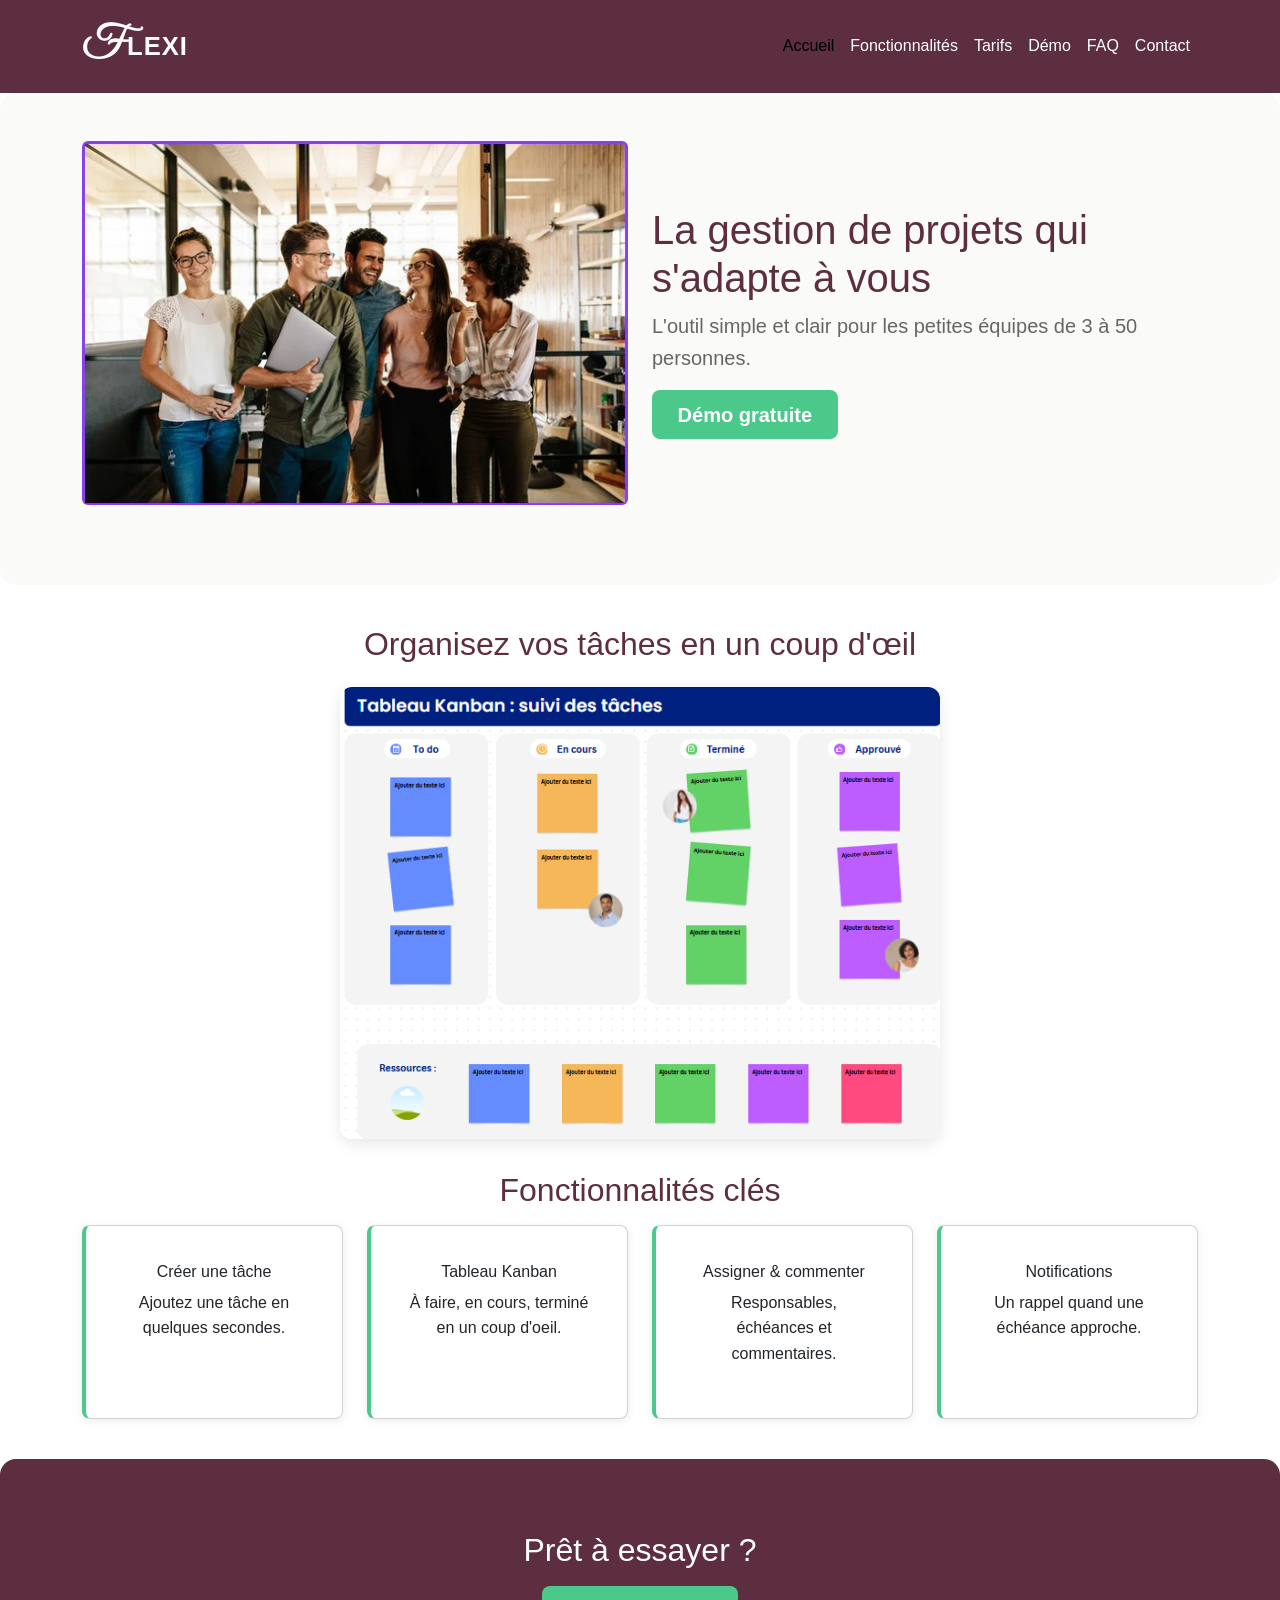
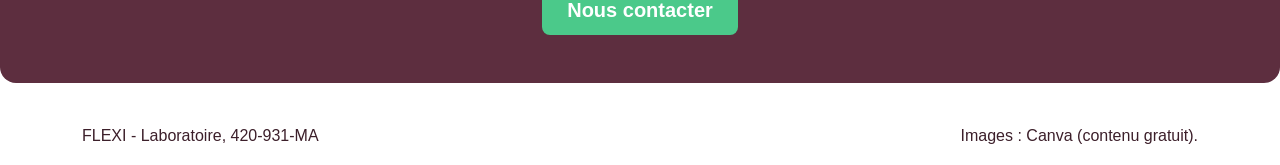
<file: index.html>
<!DOCTYPE html>
<html lang="fr">
<head>
    <meta charset="UTF-8">
    <meta name="viewport" content="width=device-width, initial-scale=1.0">
    <title>Accueil</title>
    <link rel="icon" href="data:,">
    <meta name="description" content="FLEXI : l'outil de gestion de projets simple pour les petites équipes.">

    <!-- Bootstrap -->
    <link rel="stylesheet" href="vendor/css/bootstrap.min.css">
    
    <!-- Css-->
    <link rel="stylesheet" href="css/style.css"> 

    <!---JavaScript-->
    <script src="js/theme.js"></script>
    <script src="js/script.js" defer></script>


    <!--Une Belle Police-->
     <link rel="stylesheet" href="https://fonts.googleapis.com/css2?family=Great+Vibes&display=swap">


</head>
<body>
    <header>
        <nav class="navbar navbar-expand-lg">
            <div class="container">
               <a class="navbar-brand" href="index.html"><span class="logo-initiale">F</span>LEXI</a>
                <button class="navbar-toggler" type="button" data-bs-toggle="collapse" data-bs-target="#menu"
                    aria-controls="menu" aria-expanded="false" aria-label="Ouvrir le menu">
                    <span class="navbar-toggler-icon"></span>
                </button>
                <div class="collapse navbar-collapse" id="menu">
                    <ul class="navbar-nav ms-auto">
                        <li class="nav-item"><a class="nav-link active" aria-current="page" href="index.html">Accueil</a></li>
                        <li class="nav-item"><a class="nav-link" href="fonctionnalites.html">Fonctionnalités</a></li>
                        <li class="nav-item"><a class="nav-link" href="tarifs.html">Tarifs</a></li>
                        <li class="nav-item"><a class="nav-link" href="demo.html">Démo</a></li>
                        <li class="nav-item"><a class="nav-link" href="faq.html">FAQ</a></li>
                        <li class="nav-item"><a class="nav-link" href="contact.html">Contact</a></li>
                    </ul>
                </div>
            </div>
        </nav>
    </header>

    <main>
        <!-- banniere -->
        <section class="hero">
            <div class="container">
                <div class="row align-items-center g-4">
                    <div class="col-12 col-lg-6">
                        <img src="images/accueil-banniere.jpg" alt="Équipe qui collabore au bureau avec FLEXI" class="img-fluid rounded">
                    </div>
                    <div class="col-12 col-lg-6">
                        <h1>La gestion de projets qui s'adapte à vous</h1>
                        <p class="lead">L'outil simple et clair pour les petites équipes de 3 à 50 personnes.</p>
                        <a href="contact.html" class="btn btn-accent btn-lg">Démo gratuite</a>
                    </div>
                </div>
            </div>
        </section>

        <!-- image du tableau de taches -->
        <section class="container text-center">
            <h2>Organisez vos tâches en un coup d'œil</h2>
            <img src="images/kanban.png" alt="Tableau Kanban avec des tâches en colonnes" class="img-contenu">
        </section>

        <!-- 4 fonctionnalites en cartes -->
        <section class="container">
            <h2 class="text-center">Fonctionnalités clés</h2>
            <div class="row g-4">
                <div class="col-12 col-md-6 col-lg-3">
                    <div class="card carte-tache h-100"><div class="card-body text-center">
                        <h3 class="h6">Créer une tâche</h3>
                        <p>Ajoutez une tâche en quelques secondes.</p>
                    </div></div>
                </div>
                <div class="col-12 col-md-6 col-lg-3">
                    <div class="card carte-tache h-100"><div class="card-body text-center">
                        <h3 class="h6">Tableau Kanban</h3>
                        <p>À faire, en cours, terminé en un coup d'oeil.</p>
                    </div></div>
                </div>
                <div class="col-12 col-md-6 col-lg-3">
                    <div class="card carte-tache h-100"><div class="card-body text-center">
                        <h3 class="h6">Assigner &amp; commenter</h3>
                        <p>Responsables, échéances et commentaires.</p>
                    </div></div>
                </div>
                <div class="col-12 col-md-6 col-lg-3">
                    <div class="card carte-tache h-100"><div class="card-body text-center">
                        <h3 class="h6">Notifications</h3>
                        <p>Un rappel quand une échéance approche.</p>
                    </div></div>
                </div>
            </div>
        </section>

        <!-- bandeau appel a l'action -->
        <section class="cta text-center">
            <h2>Prêt à essayer ?</h2>
            <a href="contact.html" class="btn btn-accent btn-lg">Nous contacter</a>
        </section>
    </main>

    <footer class="pied-de-page">
        <div class="container">
            <p>FLEXI - Laboratoire, 420-931-MA</p>
            <p>Images : Canva (contenu gratuit).</p>
        </div>
    </footer>

    <script src="vendor/js/bootstrap.bundle.min.js"></script>
</body>
</html>
</file>
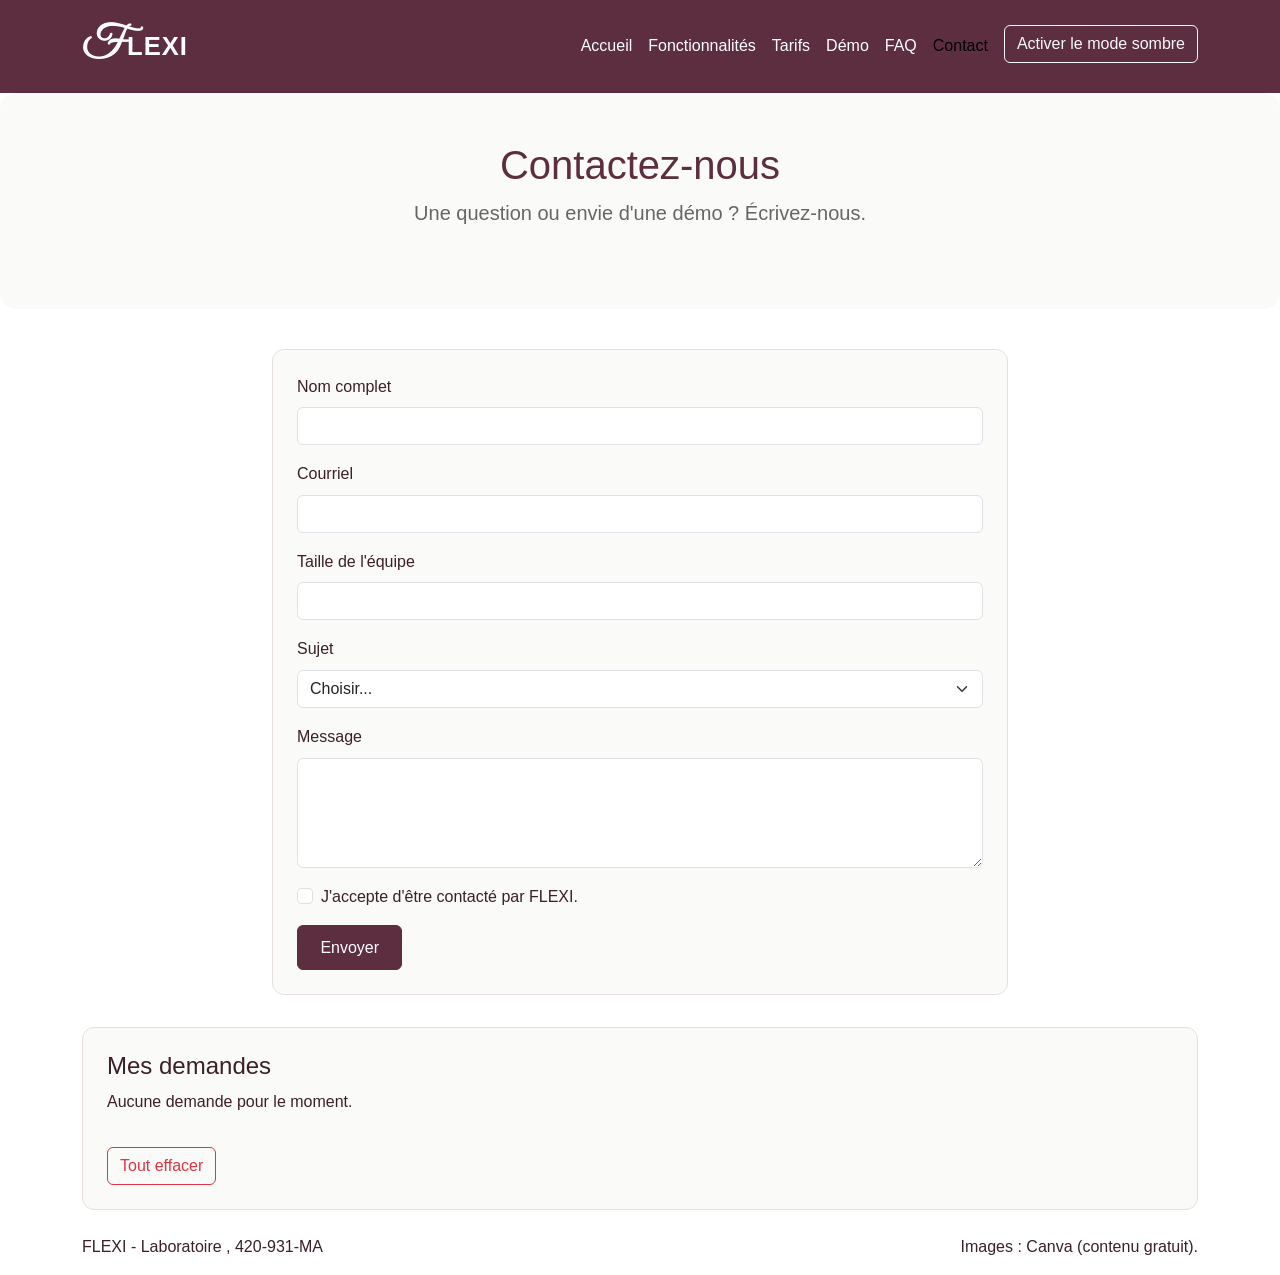
<file: contact.html>
<!DOCTYPE html>
<html lang="fr">

<head>
    <meta charset="UTF-8">
    <meta name="viewport" content="width=device-width, initial-scale=1.0">
    <title>Contact</title>
    <link rel="icon" href="data:,">
    <meta name="description" content="Contactez l'équipe FLEXI ou demandez une démo gratuite.">

    <!-- bootstrap -->
    <link rel="stylesheet" href="vendor/css/bootstrap.min.css">

    <!--Css-->
    <link rel="stylesheet" href="css/style.css">

    <!---JavaScript-->
    <script src="js/theme.js"></script>
    <script src="js/script.js" defer></script>

    <!--Une Belle Police-->
    <link rel="stylesheet" href="https://fonts.googleapis.com/css2?family=Great+Vibes&display=swap">
</head>

<body>
    <!-- en-tete et menu -->
    <header>
        <nav class="navbar navbar-expand-lg">
            <div class="container">
                <a class="navbar-brand" href="index.html"><span class="logo-initiale">F</span>LEXI</a>
                <button class="navbar-toggler" type="button" data-bs-toggle="collapse" data-bs-target="#menu"
                    aria-controls="menu" aria-expanded="false" aria-label="Ouvrir le menu">
                    <span class="navbar-toggler-icon"></span>
                </button>
                <div class="collapse navbar-collapse" id="menu">
                    <ul class="navbar-nav ms-auto">
                        <li class="nav-item"><a class="nav-link" href="index.html">Accueil</a></li>
                        <li class="nav-item"><a class="nav-link" href="fonctionnalites.html">Fonctionnalités</a></li>
                        <li class="nav-item"><a class="nav-link" href="tarifs.html">Tarifs</a></li>
                        <li class="nav-item"><a class="nav-link" href="demo.html">Démo</a></li>
                        <li class="nav-item"><a class="nav-link" href="faq.html">FAQ</a></li>
                        <li class="nav-item"><a class="nav-link active" aria-current="page" href="contact.html">Contact</a></li>
                        <li class="nav-item">
                            <button type="button" id="btn-theme" class="btn btn-outline-light ms-lg-2">Activer le mode sombre</button>
                        </li>
                    </ul>
                </div>
            </div>
        </nav>
    </header>

    <main>
        <!-- banniere -->
        <section class="hero">
            <div class="container text-center">
                <h1>Contactez-nous</h1>
                <p class="lead">Une question ou envie d'une démo ? Écrivez-nous.</p>
            </div>
        </section>

        <!-- formulaire-->
        <div class="container">
            <div class="row justify-content-center">
                <div class="col-12 col-lg-8">
                    <div class="bloc">
                        <form action="merci.html" method="get" novalidate>

                            <div class="mb-3">
                                <label for="nom" class="form-label">Nom complet</label>
                                <input type="text" class="form-control" id="nom" name="nom" required aria-describedby="erreur-nom">
                                <div class="invalid-feedback" id="erreur-nom"></div>
                            </div>

                            <div class="mb-3">
                                <label for="courriel" class="form-label">Courriel</label>
                                <input type="email" class="form-control" id="courriel" name="courriel" required aria-describedby="erreur-courriel">
                                <div class="invalid-feedback" id="erreur-courriel"></div>
                            </div>

                            <div class="mb-3">
                                <label for="equipe" class="form-label">Taille de l'équipe</label>
                                <input type="number" class="form-control" id="equipe" name="equipe" min="3" max="50" aria-describedby="erreur-equipe">
                                <div class="invalid-feedback" id="erreur-equipe"></div>
                            </div>

                            <div class="mb-3">
                                <label for="sujet" class="form-label">Sujet</label>
                                <select class="form-select" id="sujet" name="sujet" required aria-describedby="erreur-sujet">
                                    <option value="">Choisir...</option>
                                    <option>Démo gratuite</option>
                                    <option>Forfait Basic</option>
                                    <option>Forfait Pro</option>
                                    <option>Forfait Entreprise</option>
                                    <option>Autre</option>
                                </select>
                                <div class="invalid-feedback" id="erreur-sujet"></div>
                            </div>

                            <div class="mb-3">
                                <label for="message" class="form-label">Message</label>
                                <textarea class="form-control" id="message" name="message" rows="4" minlength="10" required aria-describedby="erreur-message"></textarea>
                                <div class="invalid-feedback" id="erreur-message"></div>
                            </div>

                            <div class="mb-3 form-check">
                                <input type="checkbox" class="form-check-input" id="consentement" name="consentement" required aria-describedby="erreur-consentement">
                                   
                                <label class="form-check-label" for="consentement">J'accepte d'être contacté par FLEXI.</label>
                                <div class="invalid-feedback" id="erreur-consentement"></div>
                            </div>

                            <button type="submit" class="btn btn-primary">Envoyer</button>

                        </form>
                    </div>
                </div>
            </div>
        </div>
        <section class="container my-4" aria-labellebdy="titre-demandes">
            <div class="bloc">
                <h2 class="h4" id="titre-demandes">Mes demandes</h2>
                <div id="liste-demandes"></div>
                <button type="button" id="btn-effacer" class="btn btn-outline-danger mt-3">Tout effacer</button>
            </div>
        </section>
    </main>


    <footer class="pied-de-page">
        <div class="container">
            <p>FLEXI - Laboratoire , 420-931-MA</p>
            <p>Images : Canva (contenu gratuit).</p>
        </div>
    </footer>


    <script src="vendor/js/bootstrap.bundle.min.js"></script>
</body>

</html>
</file>
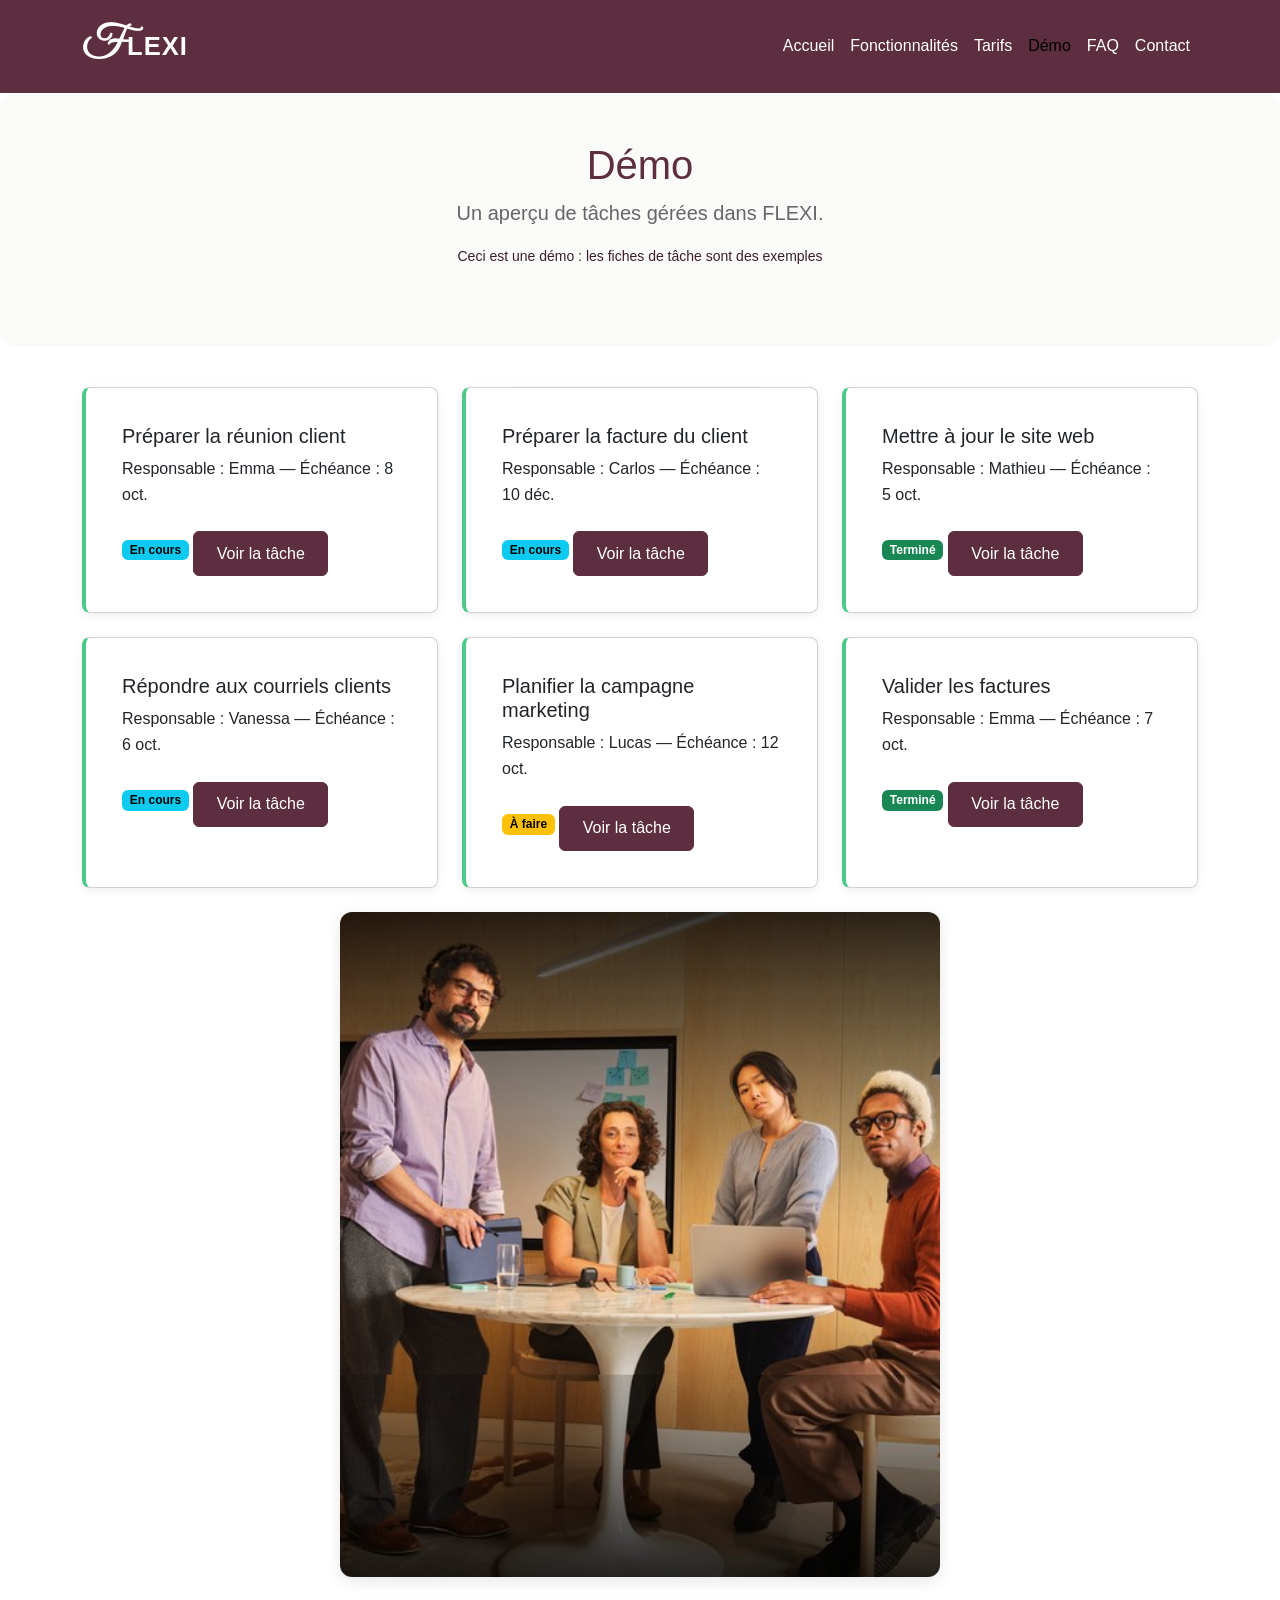
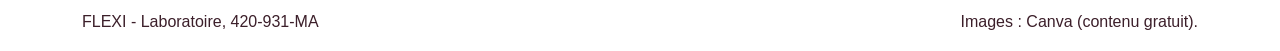
<file: demo.html>
<!DOCTYPE html>
<html lang="fr">

<head>
    <meta charset="UTF-8">
    <meta name="viewport" content="width=device-width, initial-scale=1.0">
    <title>Démo</title>
    <link rel="icon" href="data:,">
    <meta name="description" content="Voyez FLEXI en action : exemples de tâches d'équipe.">

    <!-- bootstrap-->
    <link rel="stylesheet" href="vendor/css/bootstrap.min.css">

    <!-- Css-->
    <link rel="stylesheet" href="css/style.css">

    <!---JavaScript-->
    <script src="js/theme.js"></script>
    <script src="js/script.js" defer></script>

    <!--Une Belle Police-->
    <link rel="stylesheet" href="https://fonts.googleapis.com/css2?family=Great+Vibes&display=swap">

</head>

<body>
    <!-- en-tete et menu -->
    <header>
        <nav class="navbar navbar-expand-lg">
            <div class="container">
                <a class="navbar-brand" href="index.html"><span class="logo-initiale">F</span>LEXI</a>
                <button class="navbar-toggler" type="button" data-bs-toggle="collapse" data-bs-target="#menu"
                    aria-controls="menu" aria-expanded="false" aria-label="Ouvrir le menu">
                    <span class="navbar-toggler-icon"></span>
                </button>
                <div class="collapse navbar-collapse" id="menu">
                    <ul class="navbar-nav ms-auto">
                        <li class="nav-item"><a class="nav-link" href="index.html">Accueil</a></li>
                        <li class="nav-item"><a class="nav-link" href="fonctionnalites.html">Fonctionnalités</a></li>
                        <li class="nav-item"><a class="nav-link" href="tarifs.html">Tarifs</a></li>
                        <li class="nav-item"><a class="nav-link active" aria-current="page" href="demo.html">Démo</a>
                        </li>
                        <li class="nav-item"><a class="nav-link" href="faq.html">FAQ</a></li>
                        <li class="nav-item"><a class="nav-link" href="contact.html">Contact</a></li>
                    </ul>
                </div>
            </div>
        </nav>
    </header>

    <main>
        <!-- banniere-->
        <section class="hero">
            <div class="container text-center">
                <h1>Démo</h1>
                <p class="lead">Un aperçu de tâches gérées dans FLEXI.</p>
                <p class="small">Ceci est une démo : les fiches de tâche sont des exemples</p>
            </div>
        </section>

        <!-- grille de taches 6 cartes -->
        <!-- F-01 : filtrage et déplacement des tâchesn,comportement au Laboratoire 3. -->

        <div class="container">
            <div class="row g-4">

                <div class="col-12 col-md-6 col-lg-4">
                    <div class="card carte-tache h-100">
                        <div class="card-body">
                            <h2 class="h5">Préparer la réunion client</h2>
                            <p class="card-text">Responsable : Emma — Échéance : 8 oct.</p>
                            <span class="badge text-bg-info">En cours</span>
                            <a href="tache-detail.html" class="btn btn-primary mt-2">Voir la tâche</a>
                        </div>
                    </div>
                </div>

                <div class="col-12 col-md-6 col-lg-4">
                    <div class="card carte-tache h-100">
                        <div class="card-body">
                            <h2 class="h5">Préparer la facture du client</h2>
                            <p class="card-text">Responsable : Carlos — Échéance : 10 déc.</p>
                            <span class="badge text-bg-info">En cours</span>
                            <a href="tache-detail-2.html" class="btn btn-primary mt-2">Voir la tâche</a>
                        </div>
                    </div>
                </div>

                <div class="col-12 col-md-6 col-lg-4">
                    <div class="card carte-tache h-100">
                        <div class="card-body">
                            <h2 class="h5">Mettre à jour le site web</h2>
                            <p class="card-text">Responsable : Mathieu — Échéance : 5 oct.</p>
                            <span class="badge text-bg-success">Terminé</span>
                            <a href="tache-detail.html" class="btn btn-primary mt-2">Voir la tâche</a>
                        </div>
                    </div>
                </div>

                <div class="col-12 col-md-6 col-lg-4">
                    <div class="card carte-tache h-100">
                        <div class="card-body">
                            <h2 class="h5">Répondre aux courriels clients</h2>
                            <p class="card-text">Responsable : Vanessa — Échéance : 6 oct.</p>
                            <span class="badge text-bg-info">En cours</span>
                            <a href="tache-detail.html" class="btn btn-primary mt-2">Voir la tâche</a>
                        </div>
                    </div>
                </div>

                <div class="col-12 col-md-6 col-lg-4">
                    <div class="card carte-tache h-100">
                        <div class="card-body">
                            <h2 class="h5">Planifier la campagne marketing</h2>
                            <p class="card-text">Responsable : Lucas — Échéance : 12 oct.</p>
                            <span class="badge text-bg-warning">À faire</span>
                            <a href="tache-detail.html" class="btn btn-primary mt-2">Voir la tâche</a>
                        </div>
                    </div>
                </div>

                <div class="col-12 col-md-6 col-lg-4">
                    <div class="card carte-tache h-100">
                        <div class="card-body">
                            <h2 class="h5">Valider les factures</h2>
                            <p class="card-text">Responsable : Emma — Échéance : 7 oct.</p>
                            <span class="badge text-bg-success">Terminé</span>
                            <a href="tache-detail.html" class="btn btn-primary mt-2">Voir la tâche</a>
                        </div>
                    </div>
                </div>

            </div>
            </section>

            <section class="container text-center">
                <img src="images/reunion.jpg" alt="Réunion d'équipe autour d'une table" class="img-contenu">
        </div>
    </main>


    <footer class="pied-de-page">
        <div class="container">
            <p>FLEXI - Laboratoire, 420-931-MA</p>
            <p>Images : Canva (contenu gratuit).</p>
        </div>
    </footer>

    <script src="vendor/js/bootstrap.bundle.min.js"></script>
</body>

</html>
</file>
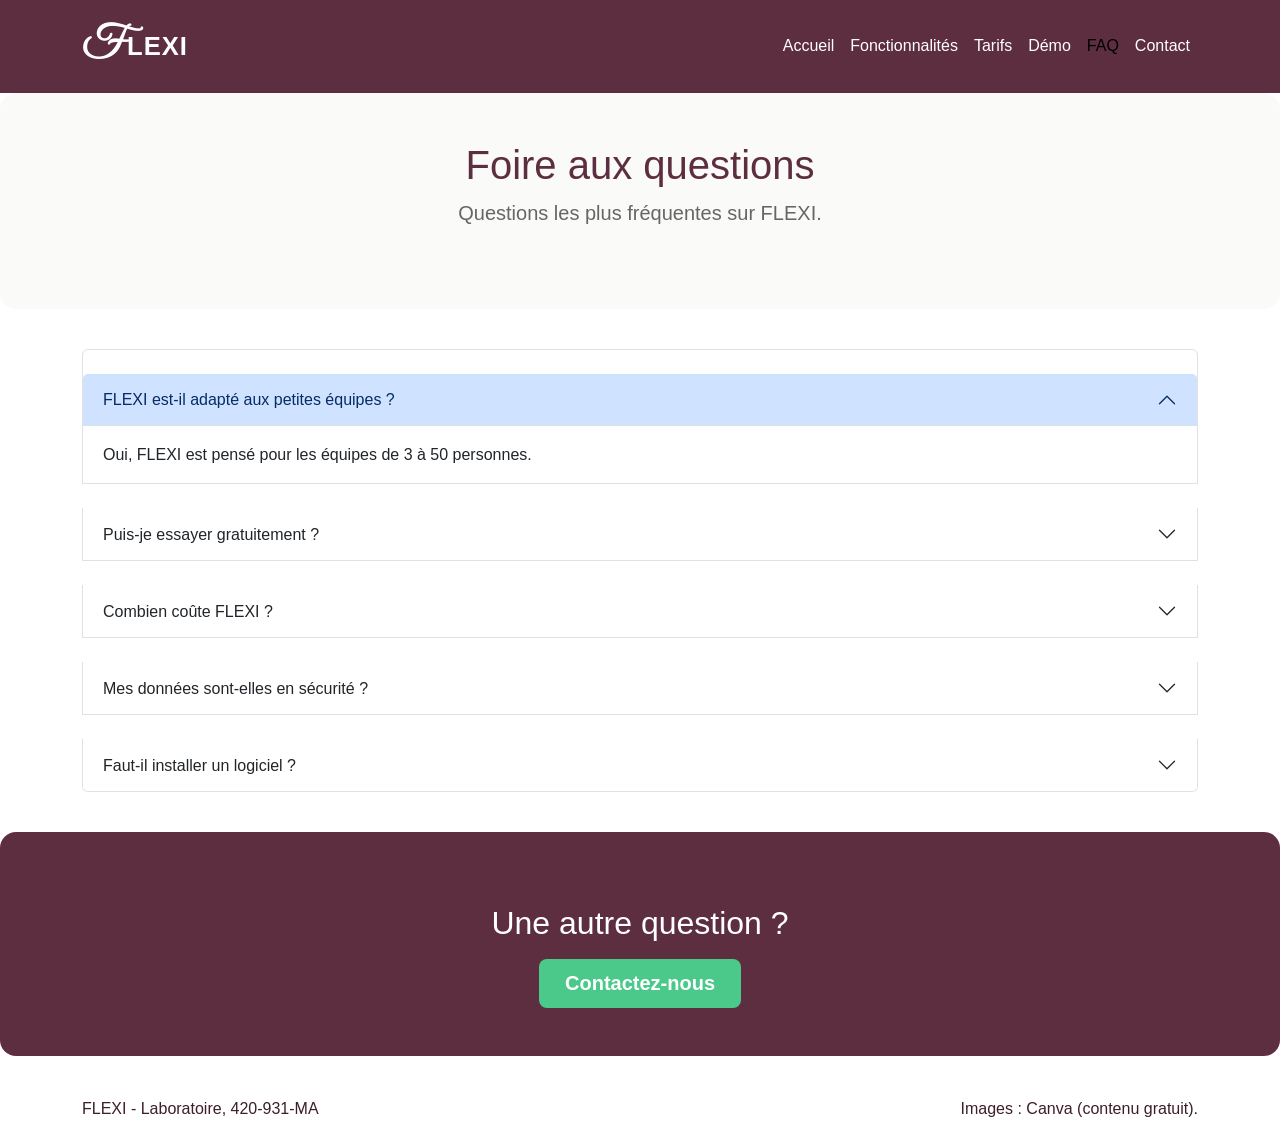
<file: faq.html>
<!DOCTYPE html>
<html lang="fr">

<head>
    <meta charset="UTF-8">
    <meta name="viewport" content="width=device-width, initial-scale=1.0">
    <title>FAQ</title>
    <link rel="icon" href="data:,">
    <meta name="description" content="Questions fréquentes sur FLEXI et ses forfaits.">

    <!-- Bootstrap -->
    <link rel="stylesheet" href="vendor/css/bootstrap.min.css">

    <!-- Css-->
    <link rel="stylesheet" href="css/style.css">

    <!---JavaScript-->
    <script src="js/theme.js"></script>
    <script src="js/script.js" defer></script>

    <!--Une Belle Police-->
    <link rel="stylesheet" href="https://fonts.googleapis.com/css2?family=Great+Vibes&display=swap">

</head>

<body>
    <!-- en-tete et menu -->
    <header>
        <nav class="navbar navbar-expand-lg">
            <div class="container">
                <a class="navbar-brand" href="index.html"><span class="logo-initiale">F</span>LEXI</a>
                <button class="navbar-toggler" type="button" data-bs-toggle="collapse" data-bs-target="#menu"
                    aria-controls="menu" aria-expanded="false" aria-label="Ouvrir le menu">
                    <span class="navbar-toggler-icon"></span>
                </button>
                <div class="collapse navbar-collapse" id="menu">
                    <ul class="navbar-nav ms-auto">
                        <li class="nav-item"><a class="nav-link" href="index.html">Accueil</a></li>
                        <li class="nav-item"><a class="nav-link" href="fonctionnalites.html">Fonctionnalités</a></li>
                        <li class="nav-item"><a class="nav-link" href="tarifs.html">Tarifs</a></li>
                        <li class="nav-item"><a class="nav-link" href="demo.html">Démo</a></li>
                        <li class="nav-item"><a class="nav-link active" aria-current="page" href="faq.html">FAQ</a></li>
                        <li class="nav-item"><a class="nav-link" href="contact.html">Contact</a></li>
                    </ul>
                </div>
            </div>
        </nav>
    </header>

    <main>
        <!-- banniere -->
        <section class="hero">
            <div class="container text-center">
                <h1>Foire aux questions</h1>
                <p class="lead">Questions les plus fréquentes sur FLEXI.</p>
            </div>
        </section>

        <!-- Faq -->
        <div class="container">
            <div class="accordion" id="faqAccordion">

                <div class="accordion-item">
                    <h2 class="accordion-header">
                        <button class="accordion-button" type="button" data-bs-toggle="collapse" data-bs-target="#q1">
                            FLEXI est-il adapté aux petites équipes ?
                        </button>
                    </h2>
                    <div id="q1" class="accordion-collapse collapse show" data-bs-parent="#faqAccordion">
                        <div class="accordion-body">Oui, FLEXI est pensé pour les équipes de 3 à 50 personnes.</div>
                    </div>
                </div>

                <div class="accordion-item">
                    <h2 class="accordion-header">
                        <button class="accordion-button collapsed" type="button" data-bs-toggle="collapse"
                            data-bs-target="#q2">
                            Puis-je essayer gratuitement ?
                        </button>
                    </h2>
                    <div id="q2" class="accordion-collapse collapse" data-bs-parent="#faqAccordion">
                        <div class="accordion-body">Oui, une démo gratuite est disponible depuis la page Contact.</div>
                    </div>
                </div>

                <div class="accordion-item">
                    <h2 class="accordion-header">
                        <button class="accordion-button collapsed" type="button" data-bs-toggle="collapse"
                            data-bs-target="#q3">
                            Combien coûte FLEXI ?
                        </button>
                    </h2>
                    <div id="q3" class="accordion-collapse collapse" data-bs-parent="#faqAccordion">
                        <div class="accordion-body">Les forfaits commencent à 29 $/mois. Voir la page Tarifs pour le
                            détail.</div>
                    </div>
                </div>

                <div class="accordion-item">
                    <h2 class="accordion-header">
                        <button class="accordion-button collapsed" type="button" data-bs-toggle="collapse"
                            data-bs-target="#q4">
                            Mes données sont-elles en sécurité ?
                        </button>
                    </h2>
                    <div id="q4" class="accordion-collapse collapse" data-bs-parent="#faqAccordion">
                        <div class="accordion-body">Le forfait Entreprise offre une sécurité et un contrôle avancés.
                        </div>
                    </div>
                </div>

                <div class="accordion-item">
                    <h2 class="accordion-header">
                        <button class="accordion-button collapsed" type="button" data-bs-toggle="collapse"
                            data-bs-target="#q5">
                            Faut-il installer un logiciel ?
                        </button>
                    </h2>
                    <div id="q5" class="accordion-collapse collapse" data-bs-parent="#faqAccordion">
                        <div class="accordion-body">Non, FLEXI fonctionne directement dans votre navigateur.</div>
                    </div>
                </div>

            </div>
        </div>


            <section class="cta text-center">
                <h2>Une autre question ?</h2>
                <a href="contact.html" class="btn btn-accent btn-lg">Contactez-nous</a>
            </section>
    </main>


    <footer class="pied-de-page">
        <div class="container">
            <p>FLEXI - Laboratoire, 420-931-MA</p>
            <p>Images : Canva (contenu gratuit).</p>
        </div>
    </footer>


    <script src="vendor/js/bootstrap.bundle.min.js"></script>
</body>

</html>
</file>
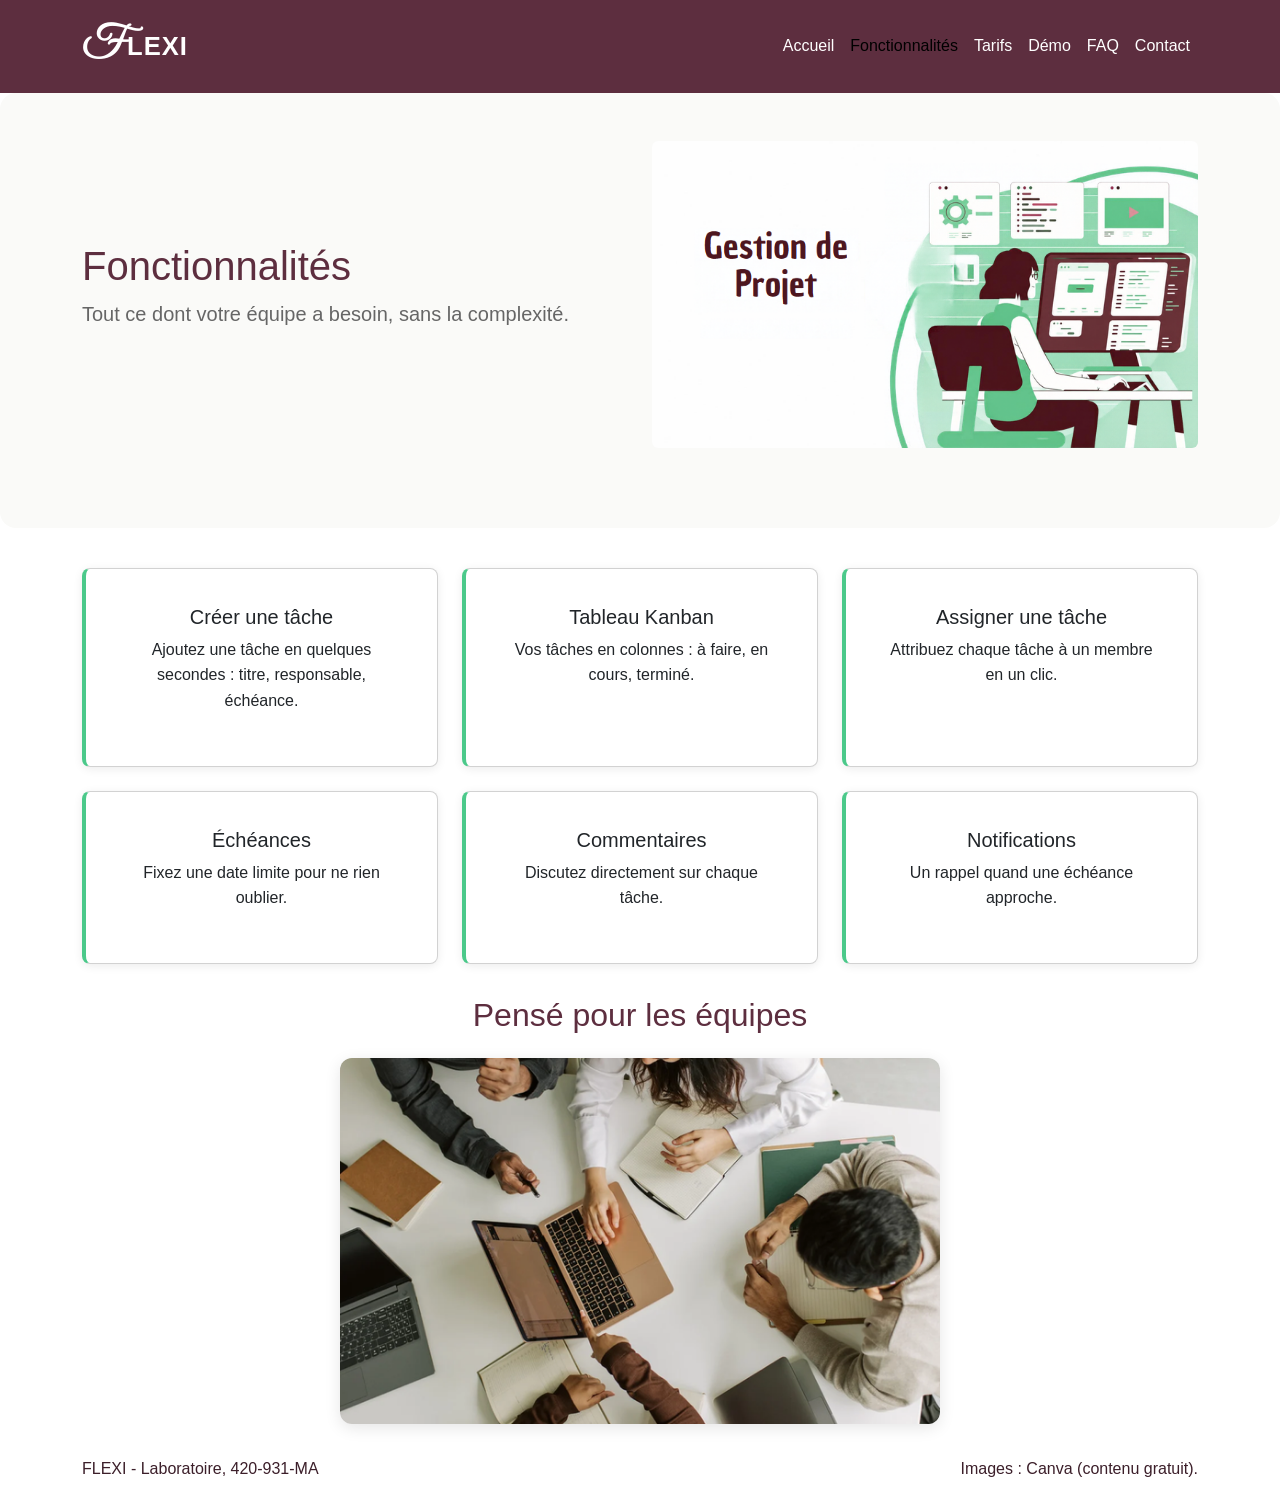
<file: fonctionnalites.html>
<!DOCTYPE html>
<html lang="fr">
<head>
    <meta charset="UTF-8">
    <meta name="viewport" content="width=device-width, initial-scale=1.0">
    <title>Fonctionnalités</title>
    <link rel="icon" href="data:,">
    <meta name="description" content="Les fonctionnalités de FLEXI : tâches, suivi d'équipe et rappels.">

    <!-- bootstrap-->
    <link rel="stylesheet" href="vendor/css/bootstrap.min.css">
    
    <!-- Css -->
    <link rel="stylesheet" href="css/style.css">

    <!---JavaScript-->
    <script src="js/theme.js"></script>
    <script src="js/script.js" defer></script>

    <!--Une Belle Police-->
     <link rel="stylesheet" href="https://fonts.googleapis.com/css2?family=Great+Vibes&display=swap">

</head>
<body>
    <!-- en-tete et menu -->
    <header>
        <nav class="navbar navbar-expand-lg">
            <div class="container">
               <a class="navbar-brand" href="index.html"><span class="logo-initiale">F</span>LEXI</a>
                <button class="navbar-toggler" type="button" data-bs-toggle="collapse" data-bs-target="#menu"
                    aria-controls="menu" aria-expanded="false" aria-label="Ouvrir le menu">
                    <span class="navbar-toggler-icon"></span>
                </button>
                <div class="collapse navbar-collapse" id="menu">
                    <ul class="navbar-nav ms-auto">
                        <li class="nav-item"><a class="nav-link" href="index.html">Accueil</a></li>
                        <li class="nav-item"><a class="nav-link active" aria-current="page" href="fonctionnalites.html">Fonctionnalités</a></li>
                        <li class="nav-item"><a class="nav-link" href="tarifs.html">Tarifs</a></li>
                        <li class="nav-item"><a class="nav-link" href="demo.html">Démo</a></li>
                        <li class="nav-item"><a class="nav-link" href="faq.html">FAQ</a></li>
                        <li class="nav-item"><a class="nav-link" href="contact.html">Contact</a></li>
                    </ul>
                </div>
            </div>
        </nav>
    </header>

    <main>
        <!-- banniere-->
        <section class="hero">
            <div class="container">
                <div class="row align-items-center g-4">
                    <div class="col-12 col-lg-6">
                        <h1>Fonctionnalités</h1>
                        <p class="lead">Tout ce dont votre équipe a besoin, sans la complexité.</p>
                    </div>
                    <div class="col-12 col-lg-6">
                        <img src="images/fonctionalites.png" alt="Illustration de la gestion de projet" class="img-fluid rounded">
                    </div>
                </div>
            </div>
        </section>

        <!-- 6 fonctionnalites en cartes -->
        <section class="container">
            <div class="row g-4">
                <div class="col-12 col-md-6 col-lg-4">
                    <div class="card carte-tache h-100"><div class="card-body text-center">
                        <h2 class="h5">Créer une tâche</h2>
                        <p>Ajoutez une tâche en quelques secondes : titre, responsable, échéance.</p>
                    </div></div>
                </div>
                <div class="col-12 col-md-6 col-lg-4">
                    <div class="card carte-tache h-100"><div class="card-body text-center">
                        <h2 class="h5">Tableau Kanban</h2>
                        <p>Vos tâches en colonnes : à faire, en cours, terminé.</p>
                    </div></div>
                </div>
                <div class="col-12 col-md-6 col-lg-4">
                    <div class="card carte-tache h-100"><div class="card-body text-center">
                        <h2 class="h5">Assigner une tâche</h2>
                        <p>Attribuez chaque tâche à un membre en un clic.</p>
                    </div></div>
                </div>
                <div class="col-12 col-md-6 col-lg-4">
                    <div class="card carte-tache h-100"><div class="card-body text-center">
                        <h2 class="h5">Échéances</h2>
                        <p>Fixez une date limite pour ne rien oublier.</p>
                    </div></div>
                </div>
                <div class="col-12 col-md-6 col-lg-4">
                    <div class="card carte-tache h-100"><div class="card-body text-center">
                        <h2 class="h5">Commentaires</h2>
                        <p>Discutez directement sur chaque tâche.</p>
                    </div></div>
                </div>
                <div class="col-12 col-md-6 col-lg-4">
                    <div class="card carte-tache h-100"><div class="card-body text-center">
                        <h2 class="h5">Notifications</h2>
                        <p>Un rappel quand une échéance approche.</p>
                    </div></div>
                </div>
            </div>
        </section>

        
        <section class="container text-center">
            <h2>Pensé pour les équipes</h2>
            <img src="images/equipe.png" alt="Collègues réunis autour d'un ordinateur" class="img-contenu">
        </section>
    </main>

  
    <footer class="pied-de-page">
        <div class="container">
            <p>FLEXI - Laboratoire, 420-931-MA</p>
            <p>Images : Canva (contenu gratuit).</p>
        </div>
    </footer>


    <script src="vendor/js/bootstrap.bundle.min.js"></script>
</body>
</html>
</file>
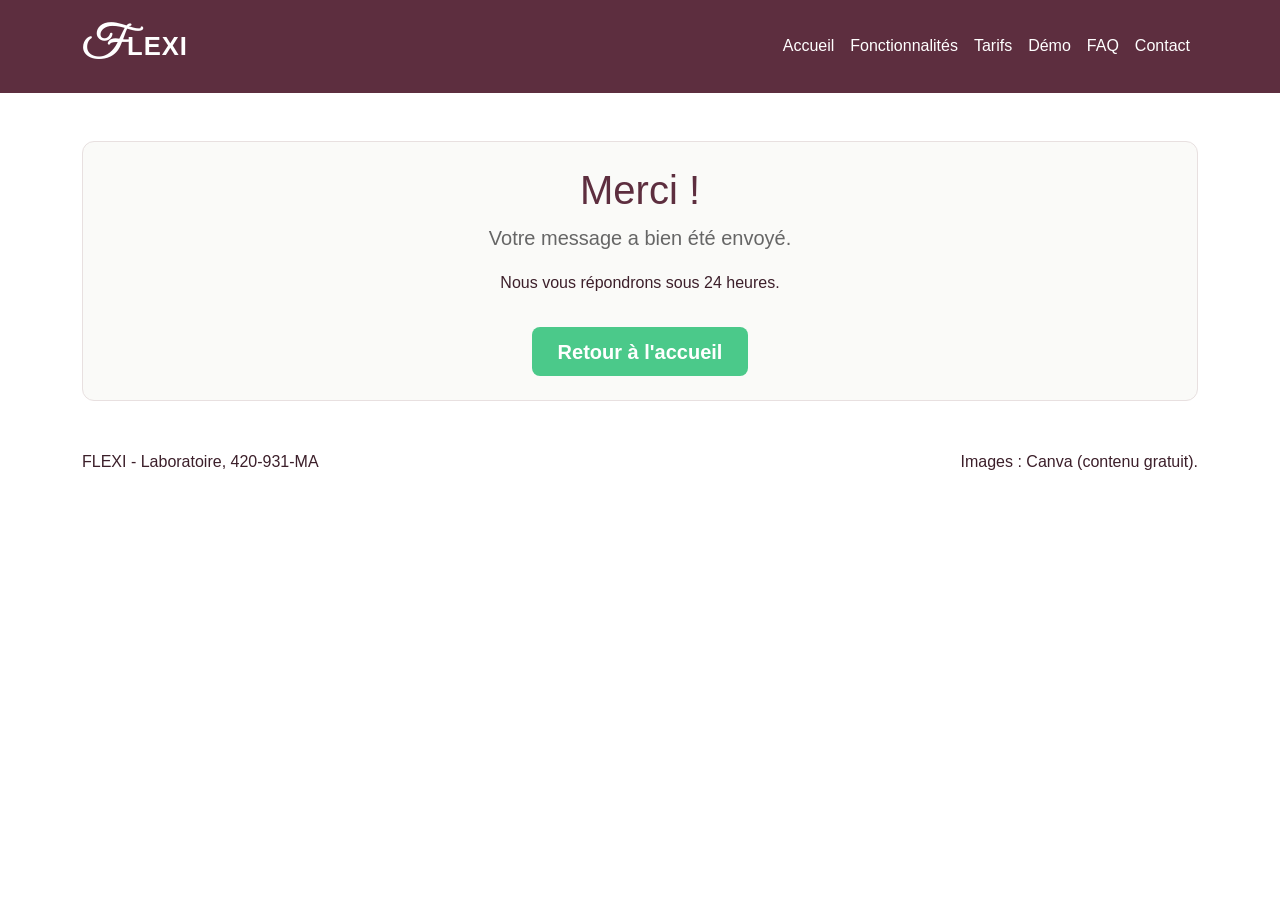
<file: merci.html>
<!DOCTYPE html>
<html lang="fr">
<head>
    <meta charset="UTF-8">
    <meta name="viewport" content="width=device-width, initial-scale=1.0">
    <title>Message envoyé</title>
    <link rel="icon" href="data:,">
    <meta name="description" content="Confirmation : votre message a bien été envoyé à l'équipe FLEXI.">

    <!-- Bootstrap -->
    <link rel="stylesheet" href="vendor/css/bootstrap.min.css">
    
    <!-- Css -->
    <link rel="stylesheet" href="css/style.css">

    <!---JavaScript-->
    <script src="js/theme.js"></script>
    <script src="js/script.js" defer></script>

    <!--Une Belle Police-->
     <link rel="stylesheet" href="https://fonts.googleapis.com/css2?family=Great+Vibes&display=swap">

</head>
<body>
    <!-- en-tete/menu -->
    <header>
        <nav class="navbar navbar-expand-lg">
            <div class="container">
                <a class="navbar-brand" href="index.html"><span class="logo-initiale">F</span>LEXI</a>
                <button class="navbar-toggler" type="button" data-bs-toggle="collapse" data-bs-target="#menu"
                    aria-controls="menu" aria-expanded="false" aria-label="Ouvrir le menu">
                    <span class="navbar-toggler-icon"></span>
                </button>
                <div class="collapse navbar-collapse" id="menu">
                    <ul class="navbar-nav ms-auto">
                        <li class="nav-item"><a class="nav-link" href="index.html">Accueil</a></li>
                        <li class="nav-item"><a class="nav-link" href="fonctionnalites.html">Fonctionnalités</a></li>
                        <li class="nav-item"><a class="nav-link" href="tarifs.html">Tarifs</a></li>
                        <li class="nav-item"><a class="nav-link" href="demo.html">Démo</a></li>
                        <li class="nav-item"><a class="nav-link" href="faq.html">FAQ</a></li>
                        <li class="nav-item"><a class="nav-link" href="contact.html">Contact</a></li>
                    </ul>
                </div>
            </div>
        </nav>
    </header>

    <main>
      
        <section class="container text-center my-5">
            <div class="bloc">
                <h1>Merci !</h1>
                <p class="lead">Votre message a bien été envoyé.</p>
                <p>Nous vous répondrons sous 24 heures.</p>
                
                <div id="recapitulatif" class="text-start mt-4" hidden>
                    <h2 class="h5">Récapitulatif de votre demande</h2>     
                    <d1 id="recap-liste"></d1>    
                </div>
                <a href="index.html" class="btn btn-accent btn-lg mt-3">Retour à l'accueil</a>
            </div>
        </section>
    </main>

    <footer class="pied-de-page">
        <div class="container">
            <p>FLEXI - Laboratoire, 420-931-MA</p>
            <p>Images : Canva (contenu gratuit).</p>
        </div>
    </footer>

   
    <script src="vendor/js/bootstrap.bundle.min.js"></script>
</body>
</html>
</file>
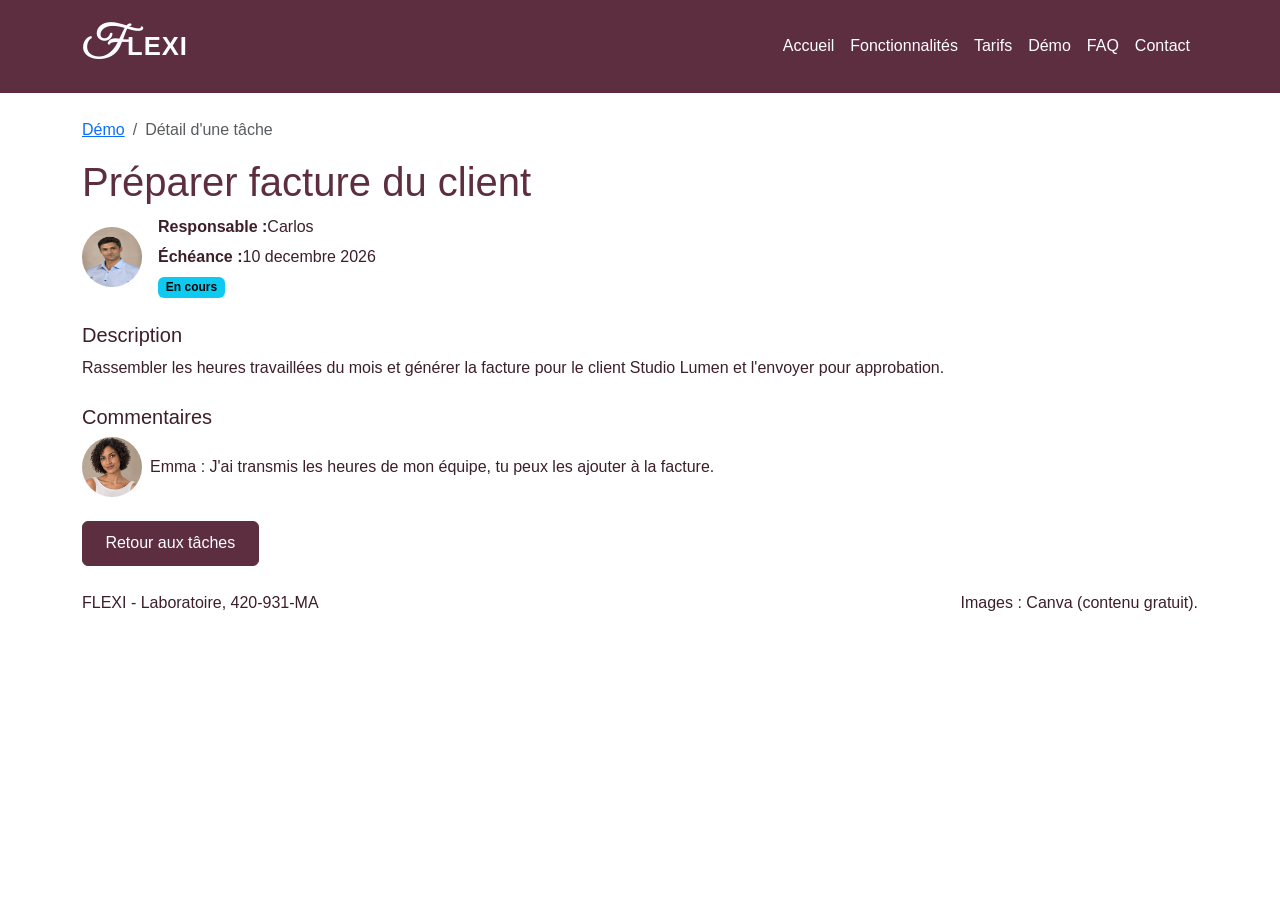
<file: tache-detail-2.html>
<!DOCTYPE html>
<html lang="fr">
<head>
    <meta charset="UTF-8">
    <meta name="viewport" content="width=device-width, initial-scale=1.0">
    <title>Préparer la facture client</title>
    <link rel="icon" href="data:,">
    <meta name="description" content="Exemple de fiche de tâche FLEXI : responsable, échéance et commentaires.">

    <!-- Bootstrap -->
    <link rel="stylesheet" href="vendor/css/bootstrap.min.css">
   
    <!-- Css -->
    <link rel="stylesheet" href="css/style.css">

    <!---JavaScript-->
    <script src="js/theme.js"></script>
    <script src="js/script.js" defer></script>

    <!--Une Belle Police-->
     <link rel="stylesheet" href="https://fonts.googleapis.com/css2?family=Great+Vibes&display=swap">
</head>
<body>
    <!-- en-tete et menu -->
    <header>
        <nav class="navbar navbar-expand-lg">
            <div class="container">
                <a class="navbar-brand" href="index.html"><span class="logo-initiale">F</span>LEXI</a>
                <button class="navbar-toggler" type="button" data-bs-toggle="collapse" data-bs-target="#menu"
                    aria-controls="menu" aria-expanded="false" aria-label="Ouvrir le menu">
                    <span class="navbar-toggler-icon"></span>
                </button>
                <div class="collapse navbar-collapse" id="menu">
                    <ul class="navbar-nav ms-auto">
                        <li class="nav-item"><a class="nav-link" href="index.html">Accueil</a></li>
                        <li class="nav-item"><a class="nav-link" href="fonctionnalites.html">Fonctionnalités</a></li>
                        <li class="nav-item"><a class="nav-link" href="tarifs.html">Tarifs</a></li>
                        <li class="nav-item"><a class="nav-link" href="demo.html">Démo</a></li>
                        <li class="nav-item"><a class="nav-link" href="faq.html">FAQ</a></li>
                        <li class="nav-item"><a class="nav-link" href="contact.html">Contact</a></li>
                    </ul>
                </div>
            </div>
        </nav>
    </header>

    <main>
        <div class="container my-4">

          <!-- file -->
            <nav aria-label="breadcrumb">
                <ol class="breadcrumb">
                    <li class="breadcrumb-item"><a href="demo.html">Démo</a></li>
                    <li class="breadcrumb-item active" aria-current="page">Détail d'une tâche</li>
                </ol>
            </nav>

            <h1>Préparer facture du client</h1>

            <!-- infos de la tache  -->
            <div class="d-flex align-items-center gap-3 mb-3">
                <img src="images/carlos.png" alt="Photo de Carlos, responsable" class="rounded-circle" width="60" height="60">
                <div>
                    <p class="mb-1"><strong>Responsable :</strong>Carlos</p>
                    <p class="mb-1"><strong>Échéance :</strong>10 decembre 2026</p>
                    <span class="badge text-bg-info">En cours</span>
                </div>
            </div>

            <h2 class="h5 mt-4">Description</h2>
            <p>Rassembler les heures travaillées du mois et générer la facture pour le client Studio Lumen et l'envoyer pour approbation.</p>

            <h2 class="h5 mt-4">Commentaires</h2>
            <div class="d-flex align-items-center gap-2">
                <img src="images/emma.png" alt="Photo d'Emma, responsable" class="rounded-circle" width="60" height="60">
                <p class="mb-0">Emma : J'ai transmis les heures de mon équipe, tu peux les ajouter à la facture.</p>
            </div>

            <a href="demo.html" class="btn btn-primary mt-4">Retour aux tâches</a>
        </div>
    </main>

    
    <footer class="pied-de-page">
        <div class="container">
            <p>FLEXI - Laboratoire, 420-931-MA</p>
            <p>Images : Canva (contenu gratuit).</p>
        </div>
    </footer>

    
    <script src="vendor/js/bootstrap.bundle.min.js"></script>
</body>
</html>
</file>
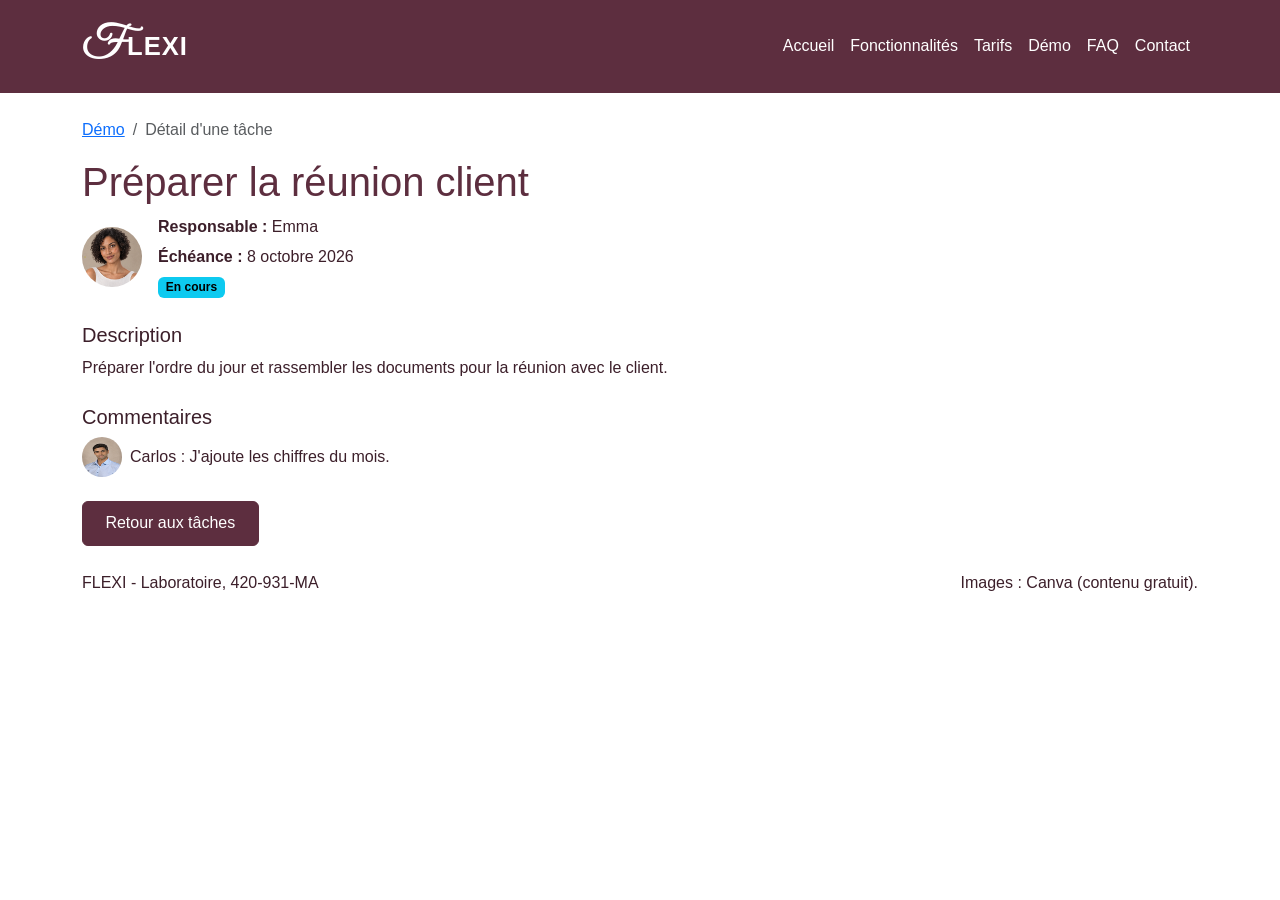
<file: tache-detail.html>
<!DOCTYPE html>
<html lang="fr">
<head>
    <meta charset="UTF-8">
    <meta name="viewport" content="width=device-width, initial-scale=1.0">
    <title>Détail d'une tâche</title>
    <link rel="icon" href="data:,">
    <meta name="description" content="Exemple de fiche de tâche FLEXI : responsable, échéance et commentaires.">

    <!-- Bootstrap -->
    <link rel="stylesheet" href="vendor/css/bootstrap.min.css">
   
    <!-- Css -->
    <link rel="stylesheet" href="css/style.css">

    <!---JavaScript-->
    <script src="js/theme.js"></script>
    <script src="js/script.js" defer></script>

    <!--Une Belle Police-->
     <link rel="stylesheet" href="https://fonts.googleapis.com/css2?family=Great+Vibes&display=swap">
</head>
<body>
    <!-- en-tete et menu -->
    <header>
        <nav class="navbar navbar-expand-lg">
            <div class="container">
                <a class="navbar-brand" href="index.html"><span class="logo-initiale">F</span>LEXI</a>
                <button class="navbar-toggler" type="button" data-bs-toggle="collapse" data-bs-target="#menu"
                    aria-controls="menu" aria-expanded="false" aria-label="Ouvrir le menu">
                    <span class="navbar-toggler-icon"></span>
                </button>
                <div class="collapse navbar-collapse" id="menu">
                    <ul class="navbar-nav ms-auto">
                        <li class="nav-item"><a class="nav-link" href="index.html">Accueil</a></li>
                        <li class="nav-item"><a class="nav-link" href="fonctionnalites.html">Fonctionnalités</a></li>
                        <li class="nav-item"><a class="nav-link" href="tarifs.html">Tarifs</a></li>
                        <li class="nav-item"><a class="nav-link" href="demo.html">Démo</a></li>
                        <li class="nav-item"><a class="nav-link" href="faq.html">FAQ</a></li>
                        <li class="nav-item"><a class="nav-link" href="contact.html">Contact</a></li>
                    </ul>
                </div>
            </div>
        </nav>
    </header>

    <main>
        <div class="container my-4">

          <!-- file -->
            <nav aria-label="breadcrumb">
                <ol class="breadcrumb">
                    <li class="breadcrumb-item"><a href="demo.html">Démo</a></li>
                    <li class="breadcrumb-item active" aria-current="page">Détail d'une tâche</li>
                </ol>
            </nav>

            <h1>Préparer la réunion client</h1>

            <!-- infos de la tache  -->
            <div class="d-flex align-items-center gap-3 mb-3">
                <img src="images/emma.png" alt="Photo d'Emma, responsable" class="rounded-circle" width="60" height="60">
                <div>
                    <p class="mb-1"><strong>Responsable :</strong> Emma</p>
                    <p class="mb-1"><strong>Échéance :</strong> 8 octobre 2026</p>
                    <span class="badge text-bg-info">En cours</span>
                </div>
            </div>

            <h2 class="h5 mt-4">Description</h2>
            <p>Préparer l'ordre du jour et rassembler les documents pour la réunion avec le client.</p>

            <h2 class="h5 mt-4">Commentaires</h2>
            <div class="d-flex align-items-center gap-2">
                <img src="images/carlos.png" alt="Photo de Carlos" class="rounded-circle" width="40" height="40">
                <p class="mb-0">Carlos : J'ajoute les chiffres du mois.</p>
            </div>

            <a href="demo.html" class="btn btn-primary mt-4">Retour aux tâches</a>
        </div>
    </main>

    
    <footer class="pied-de-page">
        <div class="container">
            <p>FLEXI - Laboratoire, 420-931-MA</p>
            <p>Images : Canva (contenu gratuit).</p>
        </div>
    </footer>

    
    <script src="vendor/js/bootstrap.bundle.min.js"></script>
</body>
</html>
</file>
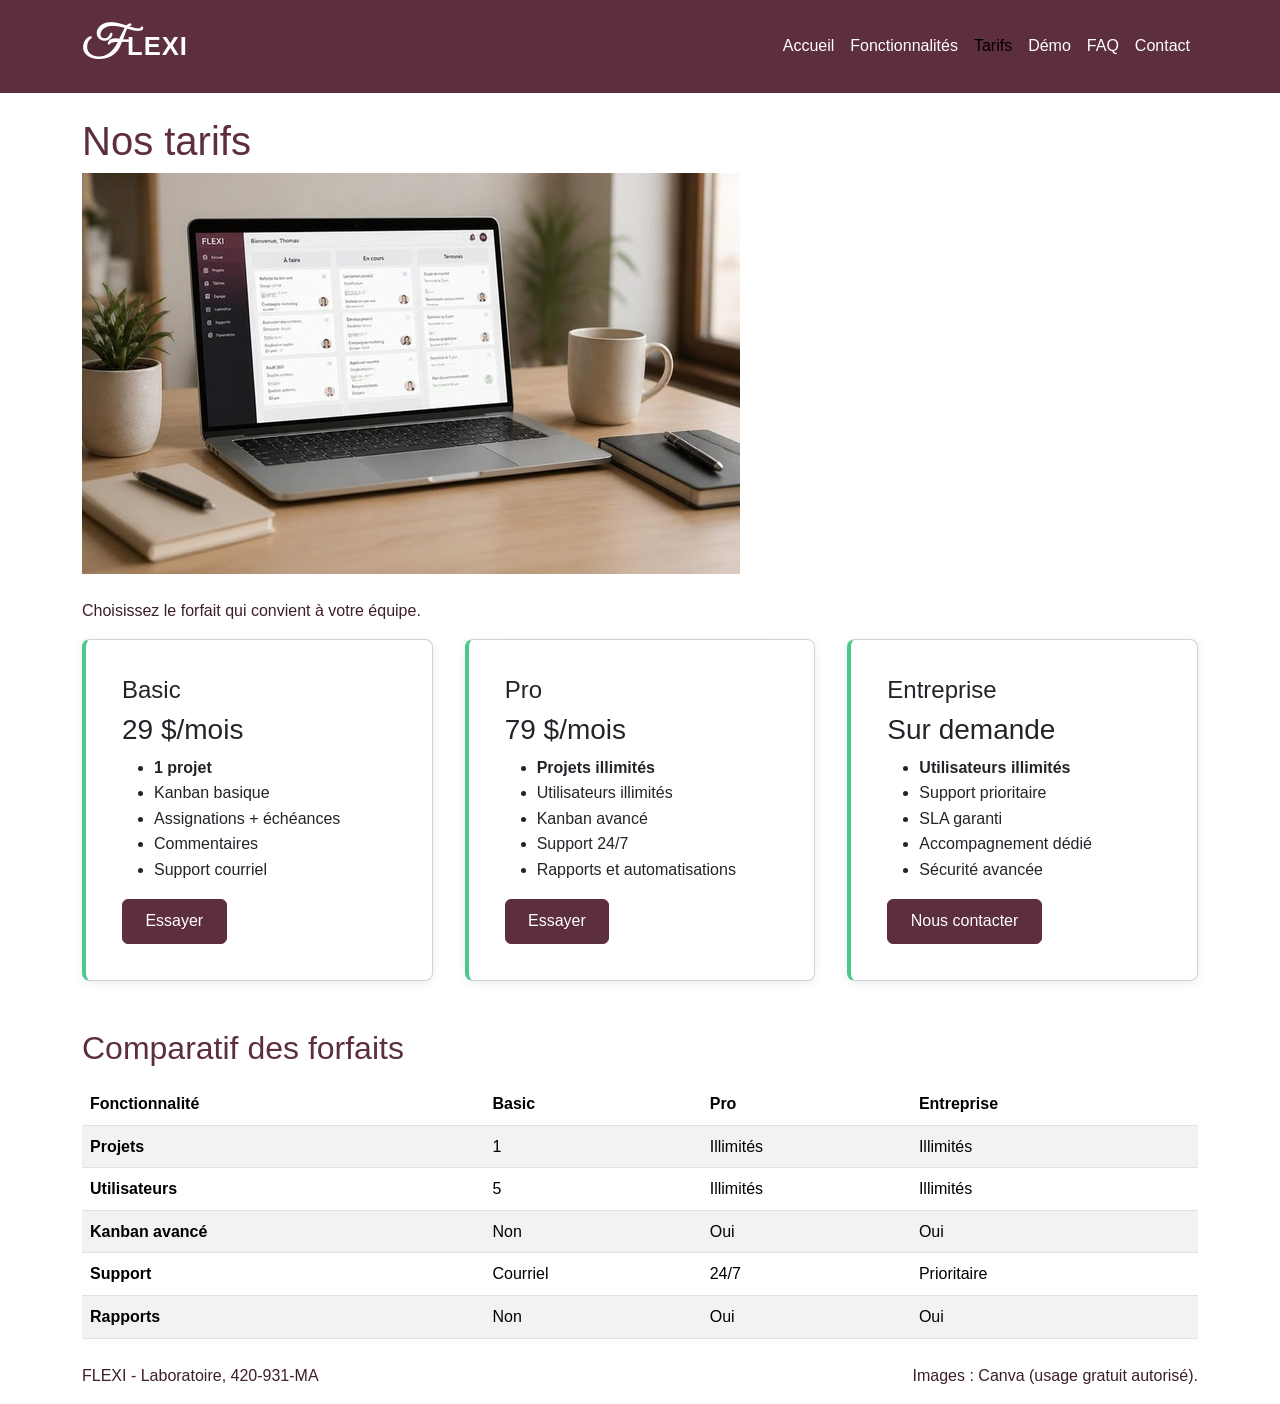
<file: tarifs.html>
<!DOCTYPE html>
<html lang="fr">

<head>
    <meta charset="UTF-8">
    <meta name="viewport" content="width=device-width, initial-scale=1.0">
    <title>TARIFS</title>
    <link rel="icon" href="data:,">
    <meta name="description" content="Confirmation : Votre message a bien été envoyé.">

    <!--Boostrap-->
    <link rel="stylesheet" href="vendor/css/bootstrap.min.css">

    <!--Css-->
    <link rel="stylesheet" href="css/style.css">

    <!---JavaScript-->
    <script src="js/theme.js"></script>
    <script src="js/script.js" defer></script>

    <!--Une Belle Police-->
     <link rel="stylesheet" href="https://fonts.googleapis.com/css2?family=Great+Vibes&display=swap">
</head>


<body>
    <header>
        <nav class="navbar navbar-expand-lg">
            <div class="container">
                <a class="navbar-brand" href="index.html"><span class="logo-initiale">F</span>LEXI</a>

                <button class="navbar-toggler" type="button" data-bs-toggle="collapse" data-bs-target="#menu"
                    aria-controls="menu" aria-expanded="false" aria-label="Ouvrir le menu">
                    <span class="navbar-toggler-icon"></span>
                </button>
                <div class="collapse navbar-collapse" id="menu">
                    <ul class="navbar-nav ms-auto">
                        <li class="nav-item"><a class="nav-link" href="index.html">Accueil</a></li>
                        <li class="nav-item"><a class="nav-link" href="fonctionnalites.html">Fonctionnalités</a></li>
                        <li class="nav-item"><a class="nav-link active" aria-current="page"
                                href="tarifs.html">Tarifs</a></li>
                        <li class="nav-item"><a class="nav-link" href="demo.html">Démo</a></li>
                        <li class="nav-item"><a class="nav-link" href="faq.html">FAQ</a></li>
                        <li class="nav-item"><a class="nav-link" href="contact.html">Contact</a></li>
                    </ul>
                </div>

            </div>

        </nav>

    </header>
    <main>
        <div class="container my-4">
            <h1>Nos tarifs</h1>

            <img src="images/bureau.png" alt="Ordinateur portable sur un bureau" class="img-fluid mb-4">

            <p>Choisissez le forfait qui convient à votre équipe.</p>

            <!-- Les 3 forfaits -->
            <div class="grille-forfaits">

                <div class="card carte-tache">
                    <div class="card-body">
                        <h2 class="h4">Basic</h2>
                        <p class="h3">29 $/mois</p>
                        <ul class="liste-avantages">
                            <li>1 projet</li>
                            <li>Kanban basique</li>
                            <li>Assignations + échéances</li>
                            <li>Commentaires</li>
                            <li>Support courriel</li>
                        </ul>
                        <a href="contact.html" class="btn btn-primary">Essayer</a>
                    </div>
                </div>

                <div class="card carte-tache">
                    <div class="card-body">
                        <h2 class="h4">Pro</h2>
                        <p class="h3">79 $/mois</p>
                        <ul class="liste-avantages">
                            <li>Projets illimités</li>
                            <li>Utilisateurs illimités</li>
                            <li>Kanban avancé</li>
                            <li>Support 24/7</li>
                            <li>Rapports et automatisations</li>
                        </ul>
                        <a href="contact.html" class="btn btn-primary">Essayer</a>
                    </div>
                </div>

                <div class="card carte-tache">
                    <div class="card-body">
                        <h2 class="h4">Entreprise</h2>
                        <p class="h3">Sur demande</p>
                        <ul class="liste-avantages">
                            <li>Utilisateurs illimités</li>
                            <li>Support prioritaire</li>
                            <li>SLA garanti</li>
                            <li>Accompagnement dédié</li>
                            <li>Sécurité avancée</li>
                        </ul>
                        <a href="contact.html" class="btn btn-primary">Nous contacter</a>
                    </div>
                </div>

            </div>

            <!-- Tableau comparatif-->
            <h2 class="mt-5">Comparatif des forfaits</h2>
            <table class="table table-striped table-hover">
                <thead>
                    <tr>
                        <th scope="col">Fonctionnalité</th>
                        <th scope="col">Basic</th>
                        <th scope="col">Pro</th>
                        <th scope="col">Entreprise</th>
                    </tr>
                </thead>
                <tbody>
                    <tr>
                        <th scope="row">Projets</th>
                        <td>1</td>
                        <td>Illimités</td>
                        <td>Illimités</td>
                    </tr>
                    <tr>
                        <th scope="row">Utilisateurs</th>
                        <td>5</td>
                        <td>Illimités</td>
                        <td>Illimités</td>
                    </tr>
                    <tr>
                        <th scope="row">Kanban avancé</th>
                        <td>Non</td>
                        <td>Oui</td>
                        <td>Oui</td>
                    </tr>
                    <tr>
                        <th scope="row">Support</th>
                        <td>Courriel</td>
                        <td>24/7</td>
                        <td>Prioritaire</td>
                    </tr>
                    <tr>
                        <th scope="row">Rapports</th>
                        <td>Non</td>
                        <td>Oui</td>
                        <td>Oui</td>
                    </tr>
                </tbody>
            </table>

        </div>
    </main>

    <footer class="pied-de-page">
        <div class="container">
            <p>FLEXI - Laboratoire, 420-931-MA</p>
        <p>Images : Canva (usage gratuit autorisé).</p>
        </div>
    </footer>

    <script src="vendor/js/bootstrap.bundle.min.js"></script>
</body>

</html>
</file>
<file: css/style.css>
/* [T1] Variables de la charte - définies une fois, utilisées partout */
:root {
    --bordeaux: #5D2E3F;
    --menthe: #4BC98A;
    --texte: #3C1F2A;
    --texte-doux: #666666;
    --fond: #FFFFFF;
    --fond-doux: #FAFAF8;
    --police: 'Segoe UI', Roboto, 'Helvetica Neue', Arial, sans-serif;
}

/* [T2] Typographie */
body {
    font-family: var(--police);
    font-size: 1rem;
    line-height: 1.6;
    color: var(--texte);
    background-color: var(--fond);
}
h1, h2, h3 { font-family: var(--police); color: var(--bordeaux); }

/* [T3] Sélecteurs : descendant, état, structurel */
.pied-de-page a { color: var(--menthe); }
.navbar-nav .nav-link:hover { color: var(--menthe); }
.liste-avantages li:first-child { font-weight: 700; }

/* [T4] Modèle de boîte */
.carte-tache {
    padding: 1.25rem;
    border-left: 4px solid var(--menthe);
    border-radius: 0.5rem;
    box-shadow: 0 2px 10px rgba(0,0,0,0.08);
}

/* [T5] Flexbox : pied de page */
.pied-de-page .container {
    display: flex;
    justify-content: space-between;
    align-items: center;
    gap: 1rem;
    flex-wrap: wrap;
}

/* [T6] Grid : grille des forfaits */
.grille-forfaits {
    display: grid;
    grid-template-columns: repeat(3, 1fr);
    gap: 2rem;
}

/* [T7] Media query : forfaits en une colonne sur mobile */
@media (max-width: 767px) {
    .grille-forfaits { grid-template-columns: 1fr; }
}

/* [T8] États et transitions */
.carte-tache {
    transition: transform 0.2s ease, box-shadow 0.2s ease;
}
.carte-tache:hover, .carte-tache:focus-within {
    transform: translateY(-4px);
    box-shadow: 0 10px 24px rgba(0,0,0,0.15);
}

/* [T9] Personnalisation de Bootstrap */
.btn-primary {
    --bs-btn-bg: var(--bordeaux);
    --bs-btn-border-color: var(--bordeaux);
    --bs-btn-hover-bg: #4a2432;
    --bs-btn-hover-border-color: #4a2432;
}
.navbar { background-color: var(--bordeaux); }
.navbar .navbar-brand, .navbar .nav-link { color: #FFFFFF; }

/* [T10] Formulaire */
.form-control:focus, .form-select:focus {
    border-color: var(--menthe);
    box-shadow: 0 0 0 0.2rem rgba(75, 201, 138, 0.25);
}

/* Images de contenu */
.img-contenu {
    display: block;
    width: 100%;
    max-width: 600px;
    margin: 1.5rem auto;
    border-radius: 0.75rem;
    box-shadow: 0 4px 16px rgba(0,0,0,0.1);
}



/* Embellir -Banniere */
.hero {
    background-color: var(--fond-doux);
    padding: 3rem 1.5rem;
    border-radius: 1rem;
    margin-bottom: 2.5rem;
}

/* Espacement des sections et des titres */
main .container, main section { margin-bottom: 2rem; }
main h2 { margin-top: 1.5rem; margin-bottom: 1rem; }

/* Boutons */
.btn-primary { padding: 0.6rem 1.4rem; }

/* Sous-titre */
.lead { color: var(--texte-doux); }

/* Boutons */
.btn-accent {
    background-color: var(--menthe);
    border: none;
    color: #FFFFFF;
    font-weight: 700;
    padding: 0.6rem 1.6rem;
    border-radius: 0.5rem;
}
.btn-accent:hover, .btn-accent:focus-visible {
    background-color: #3aa875;
    color: #FFFFFF;
}

/* Blocs problème et solution */
.bloc {
    background-color: var(--fond-doux);
    border: 1px solid #e8e0e0;
    border-radius: 0.75rem;
    padding: 1.5rem;
    height: 100%;
}
.cta h2 { color: #FFFFFF; }

/* Nom du site : F en script, LEXI normal */
.navbar-brand {
    font-size: 1.6rem;
    font-weight: 700;
    letter-spacing: 1px;
}
.navbar-brand .logo-initiale {
    font-family: 'Great Vibes', cursive;
    font-size: 2.6rem;
}
/* Section appel à l'action */
.cta {
    background-color: var(--bordeaux);
    color: #FFFFFF;
    padding: 3rem 1rem;
    border-radius: 1rem;
    margin: 2.5rem 0;
}


/* [T1] Theme Sombre */

html[data-theme="sombre"] {
    --texte: #f2eaee;
    --texte-doux: #b8aab0;
    --fond: #1b1418;
    --fond-doux: #261c21;
}


html[data-theme="sombre"] .card {
    background-color: var(--fond-doux);
    color: var(--texte);
    border-color: #3a2e34;
   }

html[data-theme="sombre"] h1,
html[data-theme="sombre"] h2,
html[data-theme="sombre"] h3 {
    color: #e3b5c4;
}
html[data-theme="sombre"] .table {
    --bs-table-bg: transparent;
    --bs-table-color: var(--texte);
    --bs-table-striped-bg: rgba(255, 255, 255, 0.06);
    --bs-table-striped-color: var(--texte);
    --bs-table-hover-bg: rgba(255, 255, 255, 0.1);
    --bs-table-hover-color: var(--texte);
    border-color: #3a2e34;
}

html[data-theme="sombre"] .accordion {
    --bs-accordion-bg: var(--fond-doux);
    --bs-accordion-color: var(--texte);
    --bs-accordion-border-color: #3a2e34;
    --bs-accordion-btn-color: var(--texte);
    --bs-accordion-btn-bg: var(--fond-doux);
    --bs-accordion-active-color: var(--texte);
    --bs-accordion-active-bg: #33262d;
}
html[data-theme="sombre"] .accordion-button::after {
    filter: invert(1);
}
/*bordure de .bloc*/

html[data-theme="sombre"] .bloc {
    border-color: #3e2e34;
}
</file>
